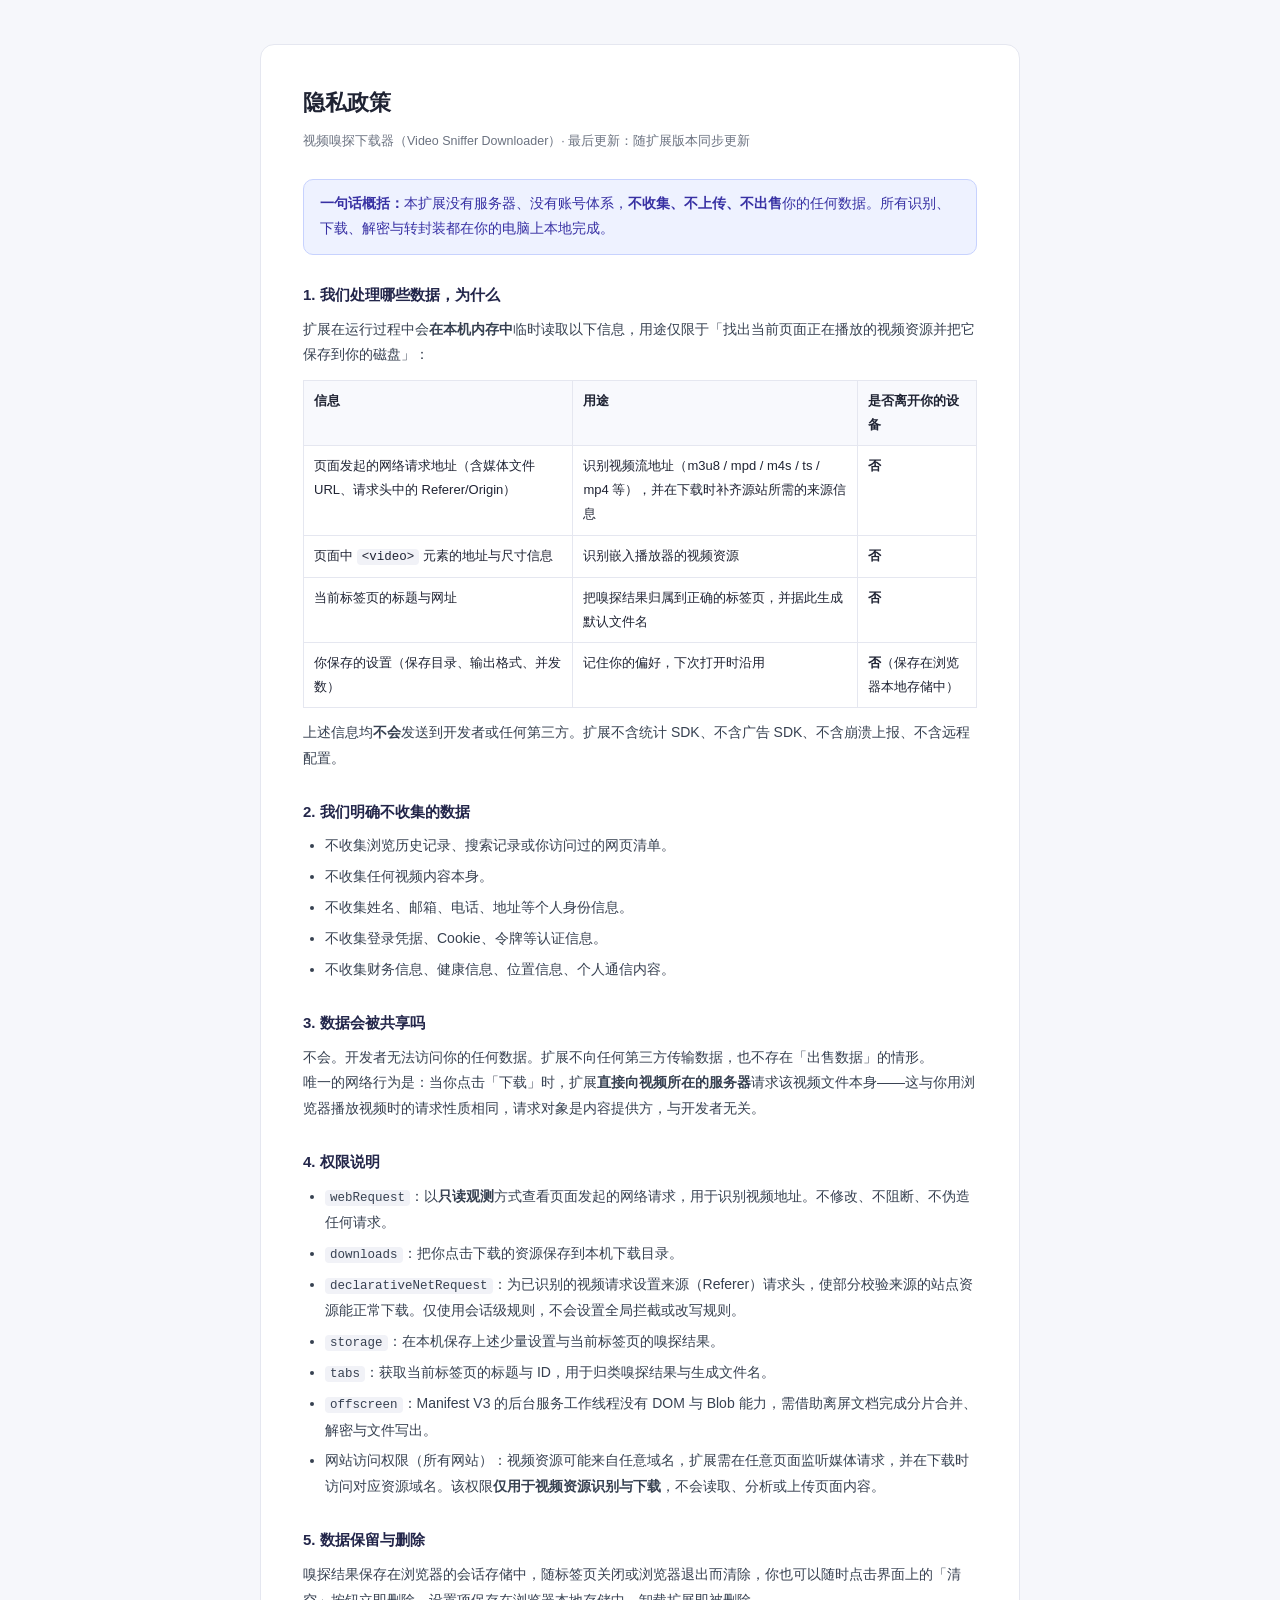
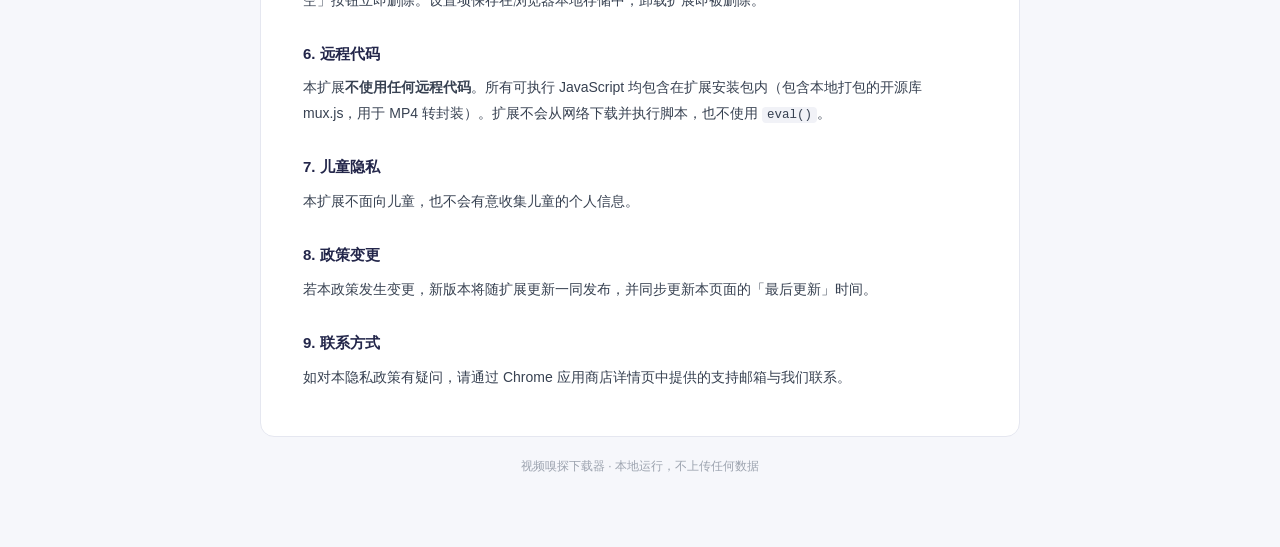
<file: store/privacy-site/index.html>
<!DOCTYPE html>
<html lang="zh-CN">
<head>
  <meta charset="UTF-8">
  <meta name="viewport" content="width=device-width, initial-scale=1">
  <title>隐私政策 - 视频嗅探下载器</title>
  <style>
    * { box-sizing: border-box; margin: 0; padding: 0; }
    body { font: 14px/1.85 -apple-system, "Segoe UI", "Microsoft YaHei", sans-serif; color: #1f2333; background: #f6f7fb; padding: 44px 20px 72px; }
    main { max-width: 760px; margin: 0 auto; background: #fff; border: 1px solid #e5e7f0; border-radius: 14px; padding: 38px 42px 46px; }
    h1 { font-size: 22px; margin-bottom: 6px; }
    .sub { color: #6b7280; font-size: 12.5px; margin-bottom: 26px; }
    h2 { font-size: 15px; margin: 26px 0 8px; color: #23264a; }
    p, li { color: #374151; }
    ul, ol { padding-left: 22px; }
    li { margin: 5px 0; }
    code { background: #f1f2f7; padding: 1px 5px; border-radius: 4px; font-size: 12.5px; }
    table { width: 100%; border-collapse: collapse; margin: 12px 0; font-size: 13px; }
    th, td { border: 1px solid #e5e7f0; padding: 8px 10px; text-align: left; vertical-align: top; }
    th { background: #f8f9fd; font-weight: 600; }
    .callout { background: #eef2ff; border: 1px solid #c7d2fe; color: #3730a3; border-radius: 10px; padding: 12px 16px; margin: 18px 0; font-size: 13.5px; }
    a { color: #4f46e5; }
    footer { max-width: 760px; margin: 18px auto 0; color: #9ca3af; font-size: 12px; text-align: center; }
    @media (prefers-color-scheme: dark) {
      body { background: #16171d; color: #eceef5; }
      main { background: #1c1d24; border-color: #33364a; }
      h1, h2 { color: #f3f4f8; }
      p, li { color: #cbd0dc; }
      .sub { color: #9aa0b0; }
      code { background: #24262f; }
      th, td { border-color: #33364a; }
      th { background: #24262f; }
      .callout { background: #20233a; border-color: #3b3f6b; color: #c7d2fe; }
      a { color: #a5b4fc; }
    }
  </style>
</head>
<body>
  <main>
    <h1>隐私政策</h1>
    <div class="sub">视频嗅探下载器（Video Sniffer Downloader）· 最后更新：随扩展版本同步更新</div>

    <div class="callout">
      <strong>一句话概括：</strong>本扩展没有服务器、没有账号体系，<strong>不收集、不上传、不出售</strong>你的任何数据。所有识别、下载、解密与转封装都在你的电脑上本地完成。
    </div>

    <h2>1. 我们处理哪些数据，为什么</h2>
    <p>扩展在运行过程中会<strong>在本机内存中</strong>临时读取以下信息，用途仅限于「找出当前页面正在播放的视频资源并把它保存到你的磁盘」：</p>
    <table>
      <tr><th>信息</th><th>用途</th><th>是否离开你的设备</th></tr>
      <tr><td>页面发起的网络请求地址（含媒体文件 URL、请求头中的 Referer/Origin）</td><td>识别视频流地址（m3u8 / mpd / m4s / ts / mp4 等），并在下载时补齐源站所需的来源信息</td><td><strong>否</strong></td></tr>
      <tr><td>页面中 <code>&lt;video&gt;</code> 元素的地址与尺寸信息</td><td>识别嵌入播放器的视频资源</td><td><strong>否</strong></td></tr>
      <tr><td>当前标签页的标题与网址</td><td>把嗅探结果归属到正确的标签页，并据此生成默认文件名</td><td><strong>否</strong></td></tr>
      <tr><td>你保存的设置（保存目录、输出格式、并发数）</td><td>记住你的偏好，下次打开时沿用</td><td><strong>否</strong>（保存在浏览器本地存储中）</td></tr>
    </table>
    <p>上述信息均<strong>不会</strong>发送到开发者或任何第三方。扩展不含统计 SDK、不含广告 SDK、不含崩溃上报、不含远程配置。</p>

    <h2>2. 我们明确不收集的数据</h2>
    <ul>
      <li>不收集浏览历史记录、搜索记录或你访问过的网页清单。</li>
      <li>不收集任何视频内容本身。</li>
      <li>不收集姓名、邮箱、电话、地址等个人身份信息。</li>
      <li>不收集登录凭据、Cookie、令牌等认证信息。</li>
      <li>不收集财务信息、健康信息、位置信息、个人通信内容。</li>
    </ul>

    <h2>3. 数据会被共享吗</h2>
    <p>不会。开发者无法访问你的任何数据。扩展不向任何第三方传输数据，也不存在「出售数据」的情形。</p>
    <p>唯一的网络行为是：当你点击「下载」时，扩展<strong>直接向视频所在的服务器</strong>请求该视频文件本身——这与你用浏览器播放视频时的请求性质相同，请求对象是内容提供方，与开发者无关。</p>

    <h2>4. 权限说明</h2>
    <ul>
      <li><code>webRequest</code>：以<strong>只读观测</strong>方式查看页面发起的网络请求，用于识别视频地址。不修改、不阻断、不伪造任何请求。</li>
      <li><code>downloads</code>：把你点击下载的资源保存到本机下载目录。</li>
      <li><code>declarativeNetRequest</code>：为已识别的视频请求设置来源（Referer）请求头，使部分校验来源的站点资源能正常下载。仅使用会话级规则，不会设置全局拦截或改写规则。</li>
      <li><code>storage</code>：在本机保存上述少量设置与当前标签页的嗅探结果。</li>
      <li><code>tabs</code>：获取当前标签页的标题与 ID，用于归类嗅探结果与生成文件名。</li>
      <li><code>offscreen</code>：Manifest V3 的后台服务工作线程没有 DOM 与 Blob 能力，需借助离屏文档完成分片合并、解密与文件写出。</li>
      <li>网站访问权限（所有网站）：视频资源可能来自任意域名，扩展需在任意页面监听媒体请求，并在下载时访问对应资源域名。该权限<strong>仅用于视频资源识别与下载</strong>，不会读取、分析或上传页面内容。</li>
    </ul>

    <h2>5. 数据保留与删除</h2>
    <p>嗅探结果保存在浏览器的会话存储中，随标签页关闭或浏览器退出而清除，你也可以随时点击界面上的「清空」按钮立即删除。设置项保存在浏览器本地存储中，卸载扩展即被删除。</p>

    <h2>6. 远程代码</h2>
    <p>本扩展<strong>不使用任何远程代码</strong>。所有可执行 JavaScript 均包含在扩展安装包内（包含本地打包的开源库 mux.js，用于 MP4 转封装）。扩展不会从网络下载并执行脚本，也不使用 <code>eval()</code>。</p>

    <h2>7. 儿童隐私</h2>
    <p>本扩展不面向儿童，也不会有意收集儿童的个人信息。</p>

    <h2>8. 政策变更</h2>
    <p>若本政策发生变更，新版本将随扩展更新一同发布，并同步更新本页面的「最后更新」时间。</p>

    <h2>9. 联系方式</h2>
    <p>如对本隐私政策有疑问，请通过 Chrome 应用商店详情页中提供的支持邮箱与我们联系。</p>
  </main>
  <footer>视频嗅探下载器 · 本地运行，不上传任何数据</footer>
</body>
</html>
</file>
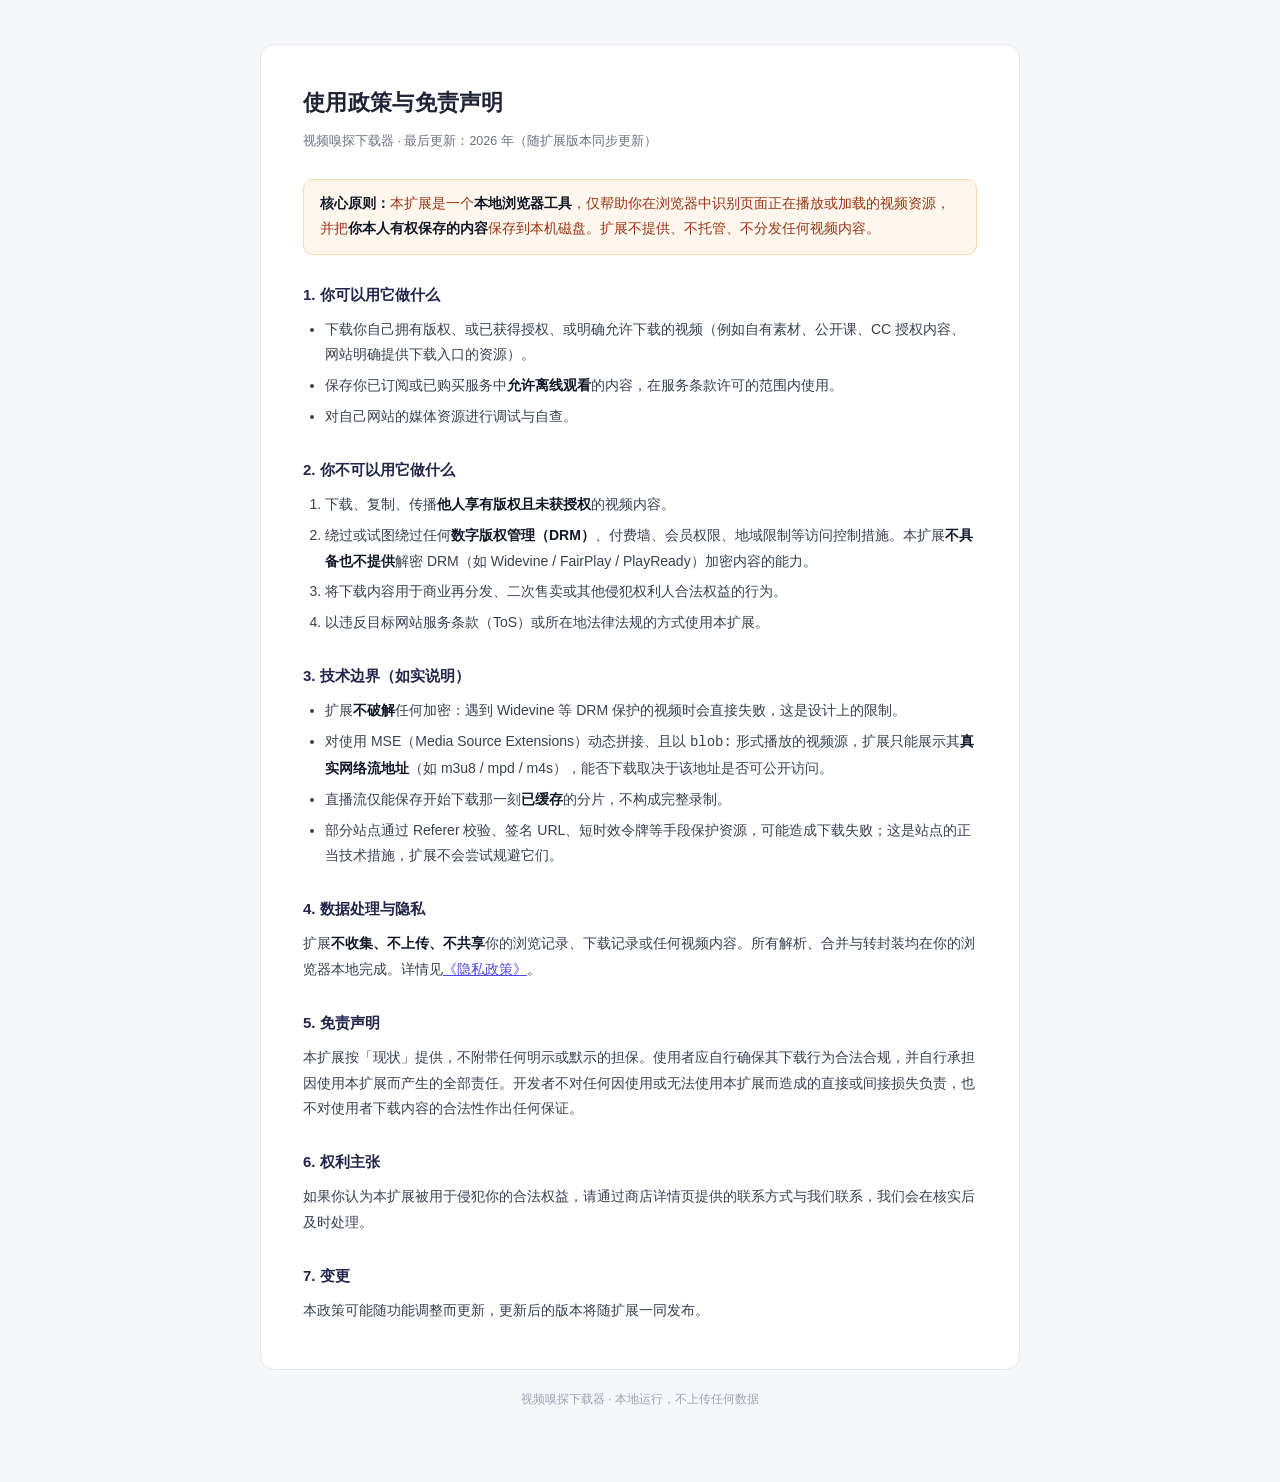
<file: policy.html>
<!DOCTYPE html>
<html lang="zh-CN">
<head>
  <meta charset="UTF-8">
  <meta name="viewport" content="width=device-width, initial-scale=1">
  <title>使用政策与免责声明 - 视频嗅探下载器</title>
  <style>
    * { box-sizing: border-box; margin: 0; padding: 0; }
    body {
      font: 14px/1.85 -apple-system, "Segoe UI", "Microsoft YaHei", sans-serif;
      color: #1f2333; background: #f6f7fb; padding: 44px 20px 72px;
    }
    main { max-width: 760px; margin: 0 auto; background: #fff; border: 1px solid #e5e7f0; border-radius: 14px; padding: 38px 42px 46px; }
    h1 { font-size: 22px; margin-bottom: 6px; letter-spacing: .3px; }
    .sub { color: #6b7280; font-size: 12.5px; margin-bottom: 26px; }
    h2 { font-size: 15px; margin: 26px 0 8px; color: #23264a; }
    p, li { color: #374151; }
    ol, ul { padding-left: 22px; }
    li { margin: 5px 0; }
    strong { color: #111827; }
    .callout {
      background: #fff7ed; border: 1px solid #fed7aa; color: #9a3412;
      border-radius: 10px; padding: 12px 16px; margin: 18px 0; font-size: 13.5px;
    }
    a { color: #4f46e5; }
    footer { max-width: 760px; margin: 18px auto 0; color: #9ca3af; font-size: 12px; text-align: center; }
    @media (prefers-color-scheme: dark) {
      body { background: #16171d; color: #eceef5; }
      main { background: #1c1d24; border-color: #33364a; }
      h1, h2, strong { color: #f3f4f8; }
      p, li { color: #cbd0dc; }
      .sub { color: #9aa0b0; }
      .callout { background: #2b2013; border-color: #6b4a1c; color: #fbbf24; }
      a { color: #a5b4fc; }
    }
  </style>
</head>
<body>
  <main>
    <h1>使用政策与免责声明</h1>
    <div class="sub">视频嗅探下载器 · 最后更新：2026 年（随扩展版本同步更新）</div>

    <div class="callout">
      <strong>核心原则：</strong>本扩展是一个<strong>本地浏览器工具</strong>，仅帮助你在浏览器中识别页面正在播放或加载的视频资源，并把<strong>你本人有权保存的内容</strong>保存到本机磁盘。扩展不提供、不托管、不分发任何视频内容。
    </div>

    <h2>1. 你可以用它做什么</h2>
    <ul>
      <li>下载你自己拥有版权、或已获得授权、或明确允许下载的视频（例如自有素材、公开课、CC 授权内容、网站明确提供下载入口的资源）。</li>
      <li>保存你已订阅或已购买服务中<strong>允许离线观看</strong>的内容，在服务条款许可的范围内使用。</li>
      <li>对自己网站的媒体资源进行调试与自查。</li>
    </ul>

    <h2>2. 你不可以用它做什么</h2>
    <ol>
      <li>下载、复制、传播<strong>他人享有版权且未获授权</strong>的视频内容。</li>
      <li>绕过或试图绕过任何<strong>数字版权管理（DRM）</strong>、付费墙、会员权限、地域限制等访问控制措施。本扩展<strong>不具备也不提供</strong>解密 DRM（如 Widevine / FairPlay / PlayReady）加密内容的能力。</li>
      <li>将下载内容用于商业再分发、二次售卖或其他侵犯权利人合法权益的行为。</li>
      <li>以违反目标网站服务条款（ToS）或所在地法律法规的方式使用本扩展。</li>
    </ol>

    <h2>3. 技术边界（如实说明）</h2>
    <ul>
      <li>扩展<strong>不破解</strong>任何加密：遇到 Widevine 等 DRM 保护的视频时会直接失败，这是设计上的限制。</li>
      <li>对使用 MSE（Media Source Extensions）动态拼接、且以 <code>blob:</code> 形式播放的视频源，扩展只能展示其<strong>真实网络流地址</strong>（如 m3u8 / mpd / m4s），能否下载取决于该地址是否可公开访问。</li>
      <li>直播流仅能保存开始下载那一刻<strong>已缓存</strong>的分片，不构成完整录制。</li>
      <li>部分站点通过 Referer 校验、签名 URL、短时效令牌等手段保护资源，可能造成下载失败；这是站点的正当技术措施，扩展不会尝试规避它们。</li>
    </ul>

    <h2>4. 数据处理与隐私</h2>
    <p>扩展<strong>不收集、不上传、不共享</strong>你的浏览记录、下载记录或任何视频内容。所有解析、合并与转封装均在你的浏览器本地完成。详情见<a href="privacy.html">《隐私政策》</a>。</p>

    <h2>5. 免责声明</h2>
    <p>本扩展按「现状」提供，不附带任何明示或默示的担保。使用者应自行确保其下载行为合法合规，并自行承担因使用本扩展而产生的全部责任。开发者不对任何因使用或无法使用本扩展而造成的直接或间接损失负责，也不对使用者下载内容的合法性作出任何保证。</p>

    <h2>6. 权利主张</h2>
    <p>如果你认为本扩展被用于侵犯你的合法权益，请通过商店详情页提供的联系方式与我们联系，我们会在核实后及时处理。</p>

    <h2>7. 变更</h2>
    <p>本政策可能随功能调整而更新，更新后的版本将随扩展一同发布。</p>
  </main>
  <footer>视频嗅探下载器 · 本地运行，不上传任何数据</footer>
</body>
</html>
</file>
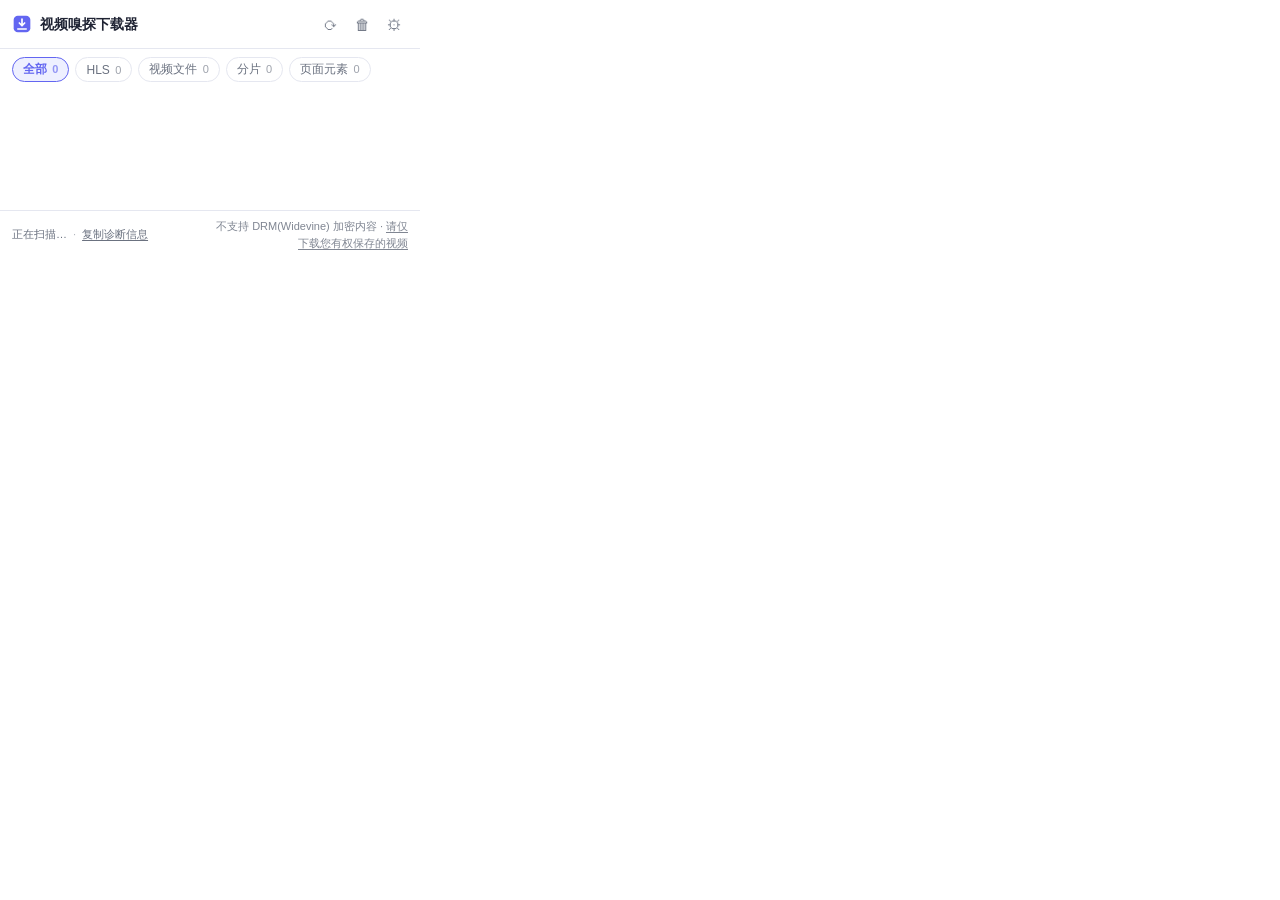
<file: popup/popup.html>
<!DOCTYPE html>
<html lang="zh-CN">
<head>
  <meta charset="UTF-8">
  <link rel="stylesheet" href="popup.css">
</head>
<body>
  <header class="head">
    <div class="head-left">
      <span class="logo">
        <svg width="20" height="20" viewBox="0 0 24 24" fill="none"><rect x="2" y="2" width="20" height="20" rx="5" fill="#6366f1"/><path d="M12 6v8m0 0l-3.2-3.2M12 14l3.2-3.2" stroke="#fff" stroke-width="2" stroke-linecap="round" stroke-linejoin="round"/><path d="M7 18h10" stroke="#fff" stroke-width="2" stroke-linecap="round"/></svg>
      </span>
      <span class="title">视频嗅探下载器</span>
    </div>
    <div class="head-right">
      <button id="btnRescan" class="icon-btn" title="重新扫描页面">⟳</button>
      <button id="btnClear" class="icon-btn" title="清空当前列表">🗑</button>
      <button id="btnSettings" class="icon-btn" title="设置">⚙</button>
    </div>
  </header>

  <!-- 设置面板 -->
  <section id="settingsPanel" class="settings" hidden>
    <div class="set-row">
      <label>保存目录</label>
      <input id="setFolder" type="text" placeholder="如：视频下载（留空为默认下载目录）">
    </div>
    <div class="set-row">
      <label>输出格式</label>
      <select id="setFormat">
        <option value="auto">自动转 MP4（推荐）</option>
        <option value="ts">仅合并为 TS（速度快）</option>
      </select>
    </div>
    <div class="set-row">
      <label>分片并发数</label>
      <select id="setConcurrency">
        <option value="4">4（保守）</option>
        <option value="6">6（默认）</option>
        <option value="8">8（较快）</option>
        <option value="12">12（激进）</option>
      </select>
    </div>
    <div class="set-hint">修改后自动保存。「自动转 MP4」在浏览器内完成转封装，失败会自动回退为 TS。保存目录对直接下载的文件生效；HLS 合并输出的文件因浏览器限制保存在默认下载目录根下。</div>
  </section>

  <!-- 任务进度区 -->
  <section id="tasksSection" class="tasks" hidden>
    <div class="section-title">下载任务</div>
    <div id="taskList"></div>
  </section>

  <!-- 筛选 -->
  <section class="chips" id="chips">
    <button class="chip active" data-filter="all">全部 <i id="cAll">0</i></button>
    <button class="chip" data-filter="hls">HLS <i id="cHls">0</i></button>
    <button class="chip" data-filter="file">视频文件 <i id="cFile">0</i></button>
    <button class="chip" data-filter="seg">分片 <i id="cSeg">0</i></button>
    <button class="chip" data-filter="dom">页面元素 <i id="cDom">0</i></button>
  </section>

  <!-- 资源列表 -->
  <main id="list" class="list"></main>

  <footer class="foot">
    <span class="foot-left">
      <span id="footHint">正在扫描…</span>
      <span class="foot-sep">·</span>
      <a href="#" id="diagLink" title="把当前页面嗅探到的全部条目与识别结果复制成文本，便于定位问题">复制诊断信息</a>
    </span>
    <span class="foot-warn">不支持 DRM(Widevine) 加密内容 · <a href="#" id="usagePolicy">请仅下载您有权保存的视频</a></span>
  </footer>

  <script src="../lib/mediarole.js"></script>
  <script src="../lib/hls.js"></script>
  <script src="../lib/mpd.js"></script>
  <script src="popup.js"></script>
</body>
</html>
</file>
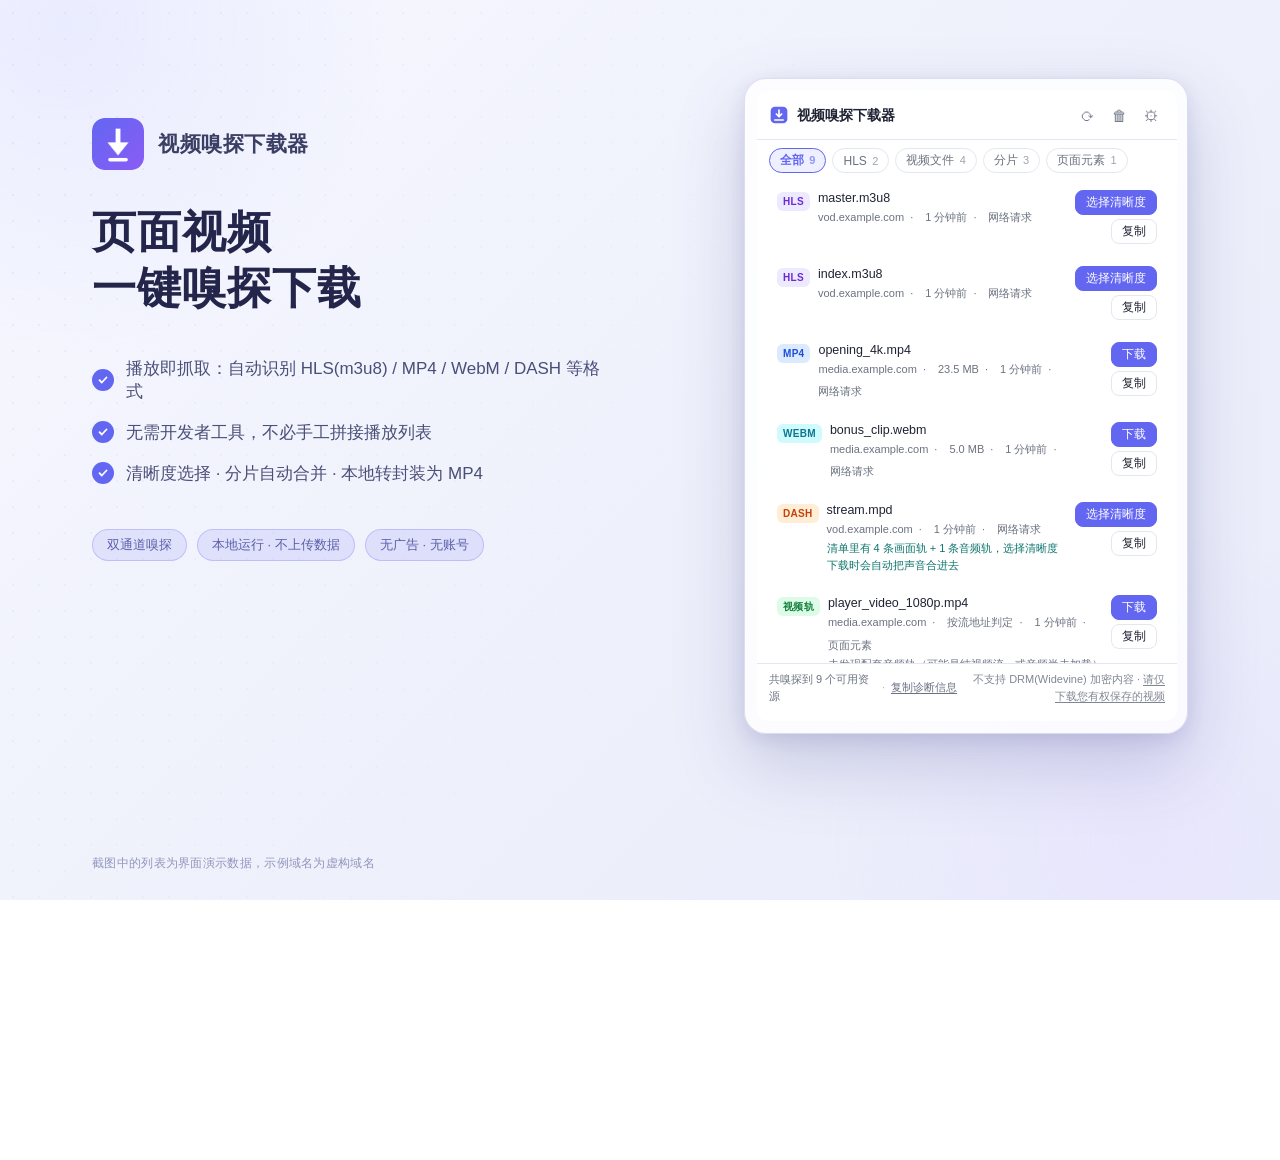
<file: tools/shot.html>
<!DOCTYPE html>
<html lang="zh-CN">
<head>
  <meta charset="UTF-8">
  <title>商店截图生成器（开发工具，不随商店包分发）</title>
  <link rel="stylesheet" href="shot.css">
</head>
<body>
  <div class="bg-blob b1"></div>
  <div class="bg-blob b2"></div>
  <div class="bg-dots"></div>

  <div class="left">
    <div class="brand">
      <img src="../icons/icon128.png" alt="">
      <span>视频嗅探下载器</span>
    </div>
    <h1 id="h1"></h1>
    <ul id="feats"></ul>
    <div class="badge-row" id="badges"></div>
  </div>

  <div class="right">
    <div class="device">
      <iframe id="pop" src="../popup/popup.html" scrolling="no"></iframe>
    </div>
  </div>

  <script src="shot.js"></script>
</body>
</html>
</file>
<file: popup/popup.css>
/* 视频嗅探下载器 - popup 样式 */
* { box-sizing: border-box; margin: 0; padding: 0; }

:root {
  --bg: #ffffff;
  --bg-soft: #f6f7fb;
  --bg-hover: #eef0f8;
  --border: #e5e7f0;
  --text: #1f2333;
  --text-dim: #6b7280;
  --primary: #6366f1;
  --primary-weak: #eef0ff;
  --danger: #ef4444;
  --ok: #10b981;
  --radius: 10px;
}

@media (prefers-color-scheme: dark) {
  :root {
    --bg: #1c1d24;
    --bg-soft: #24262f;
    --bg-hover: #2b2e3a;
    --border: #33364a;
    --text: #eceef5;
    --text-dim: #9aa0b0;
    --primary-weak: #2b2d4a;
  }
}

body {
  width: 420px;
  max-height: 620px;
  display: flex;
  flex-direction: column;
  font: 13px/1.5 -apple-system, "Segoe UI", "Microsoft YaHei", sans-serif;
  color: var(--text);
  background: var(--bg);
}

/* ---------- 头部 ---------- */
.head {
  display: flex; align-items: center; justify-content: space-between;
  padding: 10px 12px; border-bottom: 1px solid var(--border);
  position: sticky; top: 0; background: var(--bg); z-index: 5;
}
.head-left { display: flex; align-items: center; gap: 8px; }
.logo { display: flex; }
.title { font-weight: 600; font-size: 14px; }
.head-right { display: flex; gap: 4px; }
.icon-btn {
  border: none; background: transparent; color: var(--text-dim);
  font-size: 15px; width: 28px; height: 28px; border-radius: 8px; cursor: pointer;
}
.icon-btn:hover { background: var(--bg-hover); color: var(--text); }

/* ---------- 设置 ---------- */
.settings { padding: 10px 12px; border-bottom: 1px solid var(--border); background: var(--bg-soft); }
.set-row { display: flex; align-items: center; gap: 10px; margin-bottom: 8px; }
.set-row label { width: 70px; color: var(--text-dim); flex: none; }
.set-row input[type="text"], .set-row select {
  flex: 1; padding: 5px 8px; border: 1px solid var(--border);
  border-radius: 8px; background: var(--bg); color: var(--text); font: inherit; outline: none;
}
.set-row input[type="text"]:focus, .set-row select:focus { border-color: var(--primary); }
.set-hint { font-size: 11px; color: var(--text-dim); }

/* ---------- 任务 ---------- */
.tasks { border-bottom: 1px solid var(--border); padding: 8px 12px 10px; }
.section-title { font-size: 12px; color: var(--text-dim); margin-bottom: 6px; }
.task {
  border: 1px solid var(--border); border-radius: var(--radius);
  padding: 8px 10px; margin-bottom: 6px; background: var(--bg-soft);
}
.task-top { display: flex; align-items: center; gap: 8px; }
.task-name { flex: 1; font-weight: 500; overflow: hidden; text-overflow: ellipsis; white-space: nowrap; }
.task-x { border: none; background: transparent; color: var(--text-dim); cursor: pointer; font-size: 14px; }
.task-x:hover { color: var(--danger); }
.task-sub { font-size: 11px; color: var(--text-dim); margin-top: 3px; display: flex; justify-content: space-between; }
.bar { height: 5px; border-radius: 3px; background: var(--border); margin-top: 6px; overflow: hidden; }
.bar > i { display: block; height: 100%; width: 0%; background: var(--primary); border-radius: 3px; transition: width .3s; }
.task.done .bar > i { background: var(--ok); }
.task.error .bar > i { background: var(--danger); }
.task-error { color: var(--danger); font-size: 11px; margin-top: 4px; word-break: break-all; }
.task-note { color: #b45309; font-size: 11px; margin-top: 4px; }

/* ---------- 筛选 ---------- */
.chips { display: flex; gap: 6px; padding: 8px 12px; flex-wrap: wrap; }
.chip {
  border: 1px solid var(--border); background: var(--bg); color: var(--text-dim);
  border-radius: 999px; padding: 3px 10px; font-size: 12px; cursor: pointer;
}
.chip i { font-style: normal; opacity: .65; font-size: 11px; margin-left: 2px; }
.chip:hover { background: var(--bg-hover); }
.chip.active { background: var(--primary-weak); color: var(--primary); border-color: var(--primary); font-weight: 600; }

/* ---------- 列表 ---------- */
.list { flex: 1; overflow-y: auto; padding: 0 12px 8px; min-height: 120px; }
.empty { text-align: center; color: var(--text-dim); padding: 36px 16px; font-size: 12px; line-height: 1.9; }

.item {
  display: flex; align-items: flex-start; gap: 8px;
  padding: 9px 8px; border-radius: var(--radius); margin-bottom: 4px;
}
.item:hover { background: var(--bg-soft); }
.badge {
  flex: none; font-size: 10px; font-weight: 700; padding: 2px 6px; border-radius: 6px;
  margin-top: 2px; letter-spacing: .3px;
}
.b-hls  { background: #ede9fe; color: #6d28d9; }
.b-dash { background: #ffedd5; color: #c2410c; }
.b-mp4  { background: #dbeafe; color: #1d4ed8; }
.b-webm { background: #cffafe; color: #0e7490; }
.b-flv  { background: #fee2e2; color: #b91c1c; }
.b-mkv  { background: #e0e7ff; color: #4338ca; }
.b-seg  { background: #f1f5f9; color: #64748b; }
.b-dom  { background: #dcfce7; color: #15803d; }
.b-blob { background: #f3f4f6; color: #6b7280; }
.b-audio { background: #fce7f3; color: #be185d; }
@media (prefers-color-scheme: dark) {
  .badge { filter: brightness(.92) saturate(1.4); }
}

.item-main { flex: 1; min-width: 0; }
.item-name {
  word-break: break-all; font-size: 12.5px; line-height: 1.35;
  display: -webkit-box; -webkit-line-clamp: 2; -webkit-box-orient: vertical; overflow: hidden;
}
.item-sub { font-size: 11px; color: var(--text-dim); margin-top: 2px; display: flex; gap: 6px; flex-wrap: wrap; }
.item-sub .dot::before { content: "·"; margin-right: 6px; }
.item-note { font-size: 11px; color: var(--text-dim); margin-top: 3px; line-height: 1.5; }
.item-note.ok { color: #0f766e; }
@media (prefers-color-scheme: dark) {
  .item-note.ok { color: #5eead4; }
}

.item-acts { flex: none; display: flex; flex-direction: column; gap: 4px; align-items: flex-end; }
.mini-btn {
  border: 1px solid var(--border); border-radius: 8px; background: var(--bg);
  color: var(--text); font-size: 12px; padding: 3px 10px; cursor: pointer; white-space: nowrap;
}
.mini-btn:hover { background: var(--bg-hover); }
.mini-btn.primary { background: var(--primary); border-color: var(--primary); color: #fff; }
.mini-btn.primary:hover { filter: brightness(1.08); }
.mini-btn:disabled { opacity: .5; cursor: default; }

/* ---------- 清晰度子面板 ---------- */
.variants {
  margin: -2px 0 6px 34px; border: 1px solid var(--border); border-radius: var(--radius);
  overflow: hidden; background: var(--bg);
}
.variant-row {
  display: flex; align-items: center; justify-content: space-between; gap: 8px;
  padding: 7px 10px; font-size: 12px; cursor: pointer;
}
.variant-row + .variant-row { border-top: 1px solid var(--border); }
.variant-row:hover { background: var(--primary-weak); }
.variant-row .v-res { font-weight: 600; }
.variant-row .v-meta { color: var(--text-dim); font-size: 11px; }
.variant-loading { padding: 10px; color: var(--text-dim); font-size: 12px; text-align: center; }
.variant-hint { padding: 6px 10px; font-size: 11px; color: var(--text-dim); border-bottom: 1px solid var(--border); background: var(--bg-soft); }

/* ---------- 底部 ---------- */
.foot {
  border-top: 1px solid var(--border); padding: 7px 12px; font-size: 11px; color: var(--text-dim);
  display: flex; justify-content: space-between; gap: 8px; align-items: center;
}
.foot-left { display: flex; align-items: center; gap: 6px; min-width: 0; flex: 1 1 auto; }
.foot-sep { opacity: .5; }
.foot-left a { color: inherit; text-decoration: underline; text-underline-offset: 2px; cursor: pointer; white-space: nowrap; }
.foot-left a:hover { color: var(--primary); }
.foot-warn { text-align: right; opacity: .85; flex: none; max-width: 200px; }
.foot-warn a { color: inherit; text-decoration: underline; text-underline-offset: 2px; cursor: pointer; }
.foot-warn a:hover { color: var(--primary); }

/* ---------- 提示 ---------- */
.toast {
  position: fixed; left: 50%; bottom: 44px; transform: translateX(-50%);
  background: rgba(30,32,44,.94); color: #fff; font-size: 12px;
  padding: 7px 14px; border-radius: 8px; max-width: 360px; text-align: center;
  z-index: 99; animation: fadein .18s;
}
@keyframes fadein { from { opacity: 0; transform: translate(-50%, 6px); } }
</file>
<file: tools/shot.css>
/* 商店截图生成器样式（开发工具） */
* { box-sizing: border-box; margin: 0; padding: 0; }
html, body { width: 100vw; height: 100vh; overflow: hidden; }
body {
  font-family: -apple-system, "Segoe UI", "Microsoft YaHei", sans-serif;
  background: linear-gradient(135deg, #f7f8ff 0%, #eef0fb 55%, #e9ecfa 100%);
  position: relative;
}

.bg-blob { position: absolute; border-radius: 50%; filter: blur(0px); opacity: .55; }
.b1 { width: 560px; height: 560px; left: -160px; top: -200px; background: radial-gradient(circle at 40% 40%, #dfe3ff 0%, rgba(223,227,255,0) 70%); }
.b2 { width: 640px; height: 640px; right: -180px; bottom: -260px; background: radial-gradient(circle at 50% 50%, #e6e0ff 0%, rgba(230,224,255,0) 70%); }
.bg-dots {
  position: absolute; inset: 0;
  background-image: radial-gradient(#c9cdf0 1.1px, transparent 1.1px);
  background-size: 26px 26px;
  opacity: .35;
  mask-image: linear-gradient(115deg, rgba(0,0,0,.9), rgba(0,0,0,0) 62%);
  -webkit-mask-image: linear-gradient(115deg, rgba(0,0,0,.9), rgba(0,0,0,0) 62%);
}

.left { position: absolute; left: 92px; top: 118px; width: 520px; }
.brand { display: flex; align-items: center; gap: 14px; margin-bottom: 34px; }
.brand img { width: 52px; height: 52px; border-radius: 13px; }
.brand span { font-size: 21px; font-weight: 600; color: #3b3f63; letter-spacing: .5px; }

h1 { font-size: 44px; line-height: 1.28; color: #23264a; font-weight: 700; letter-spacing: 1px; white-space: pre-line; }

ul { list-style: none; margin-top: 40px; }
li {
  display: flex; align-items: center; gap: 12px;
  font-size: 17px; color: #4a4f78; margin-bottom: 18px;
}
li::before {
  content: ""; flex: none; width: 22px; height: 22px; border-radius: 50%;
  background: #6366f1 url("data:image/svg+xml,%3Csvg xmlns='http://www.w3.org/2000/svg' width='12' height='12' viewBox='0 0 12 12'%3E%3Cpath d='M2.5 6.2l2.3 2.3 4.7-5' stroke='white' stroke-width='1.8' fill='none' stroke-linecap='round' stroke-linejoin='round'/%3E%3C/svg%3E") center/12px no-repeat;
}

.badge-row { margin-top: 44px; display: flex; gap: 10px; flex-wrap: wrap; }
.badge-row i {
  font-style: normal; font-size: 13px; color: #5b5fa8;
  background: rgba(99, 102, 241, .12);
  border: 1px solid rgba(99, 102, 241, .28);
  padding: 6px 14px; border-radius: 999px;
}

.right { position: absolute; right: 92px; top: 78px; }
.device {
  width: 444px; padding: 12px; border-radius: 22px;
  background: rgba(255, 255, 255, .82);
  border: 1px solid rgba(120, 124, 200, .25);
  box-shadow: 0 30px 70px rgba(64, 68, 140, .22), 0 6px 18px rgba(64, 68, 140, .12);
}
.device iframe { display: block; width: 420px; height: 630px; border: none; border-radius: 12px; background: #fff; }

/* 演示数据说明 */
.disclaimer {
  position: fixed; left: 92px; bottom: 28px;
  font-size: 12px; color: #9296bb; letter-spacing: .3px;
}

/* 小图（440x280）专用 */body.tile { background: linear-gradient(135deg, #6366f1 0%, #8b5cf6 100%); }
body.tile .bg-blob, body.tile .bg-dots { display: none; }
body.tile .left { left: 34px; top: 46px; width: 372px; }
body.tile .right { display: none; }
body.tile .brand { margin-bottom: 0; }
body.tile .brand img { width: 46px; height: 46px; border-radius: 12px; }
body.tile .brand span { color: #fff; font-size: 22px; font-weight: 700; }
body.tile h1 { color: #fff; font-size: 25px; margin-top: 26px; letter-spacing: .5px; }
body.tile ul { display: none; }
body.tile .badge-row { margin-top: 22px; }
body.tile .badge-row i { color: #fff; background: rgba(255,255,255,.16); border-color: rgba(255,255,255,.4); font-size: 12px; padding: 5px 11px; }

/* 大图（1400x560）专用：把 popup 预览等比缩小以完整放入 */
body.marquee .left { left: 84px; top: 92px; width: 620px; }
body.marquee h1 { font-size: 40px; }
body.marquee ul { margin-top: 30px; }
body.marquee li { font-size: 16px; margin-bottom: 15px; }
body.marquee .badge-row { margin-top: 34px; }
body.marquee .right { right: 66px; top: 30px; transform: scale(.77); transform-origin: top right; }
body.marquee .disclaimer { left: 84px; bottom: 20px; }
</file>
